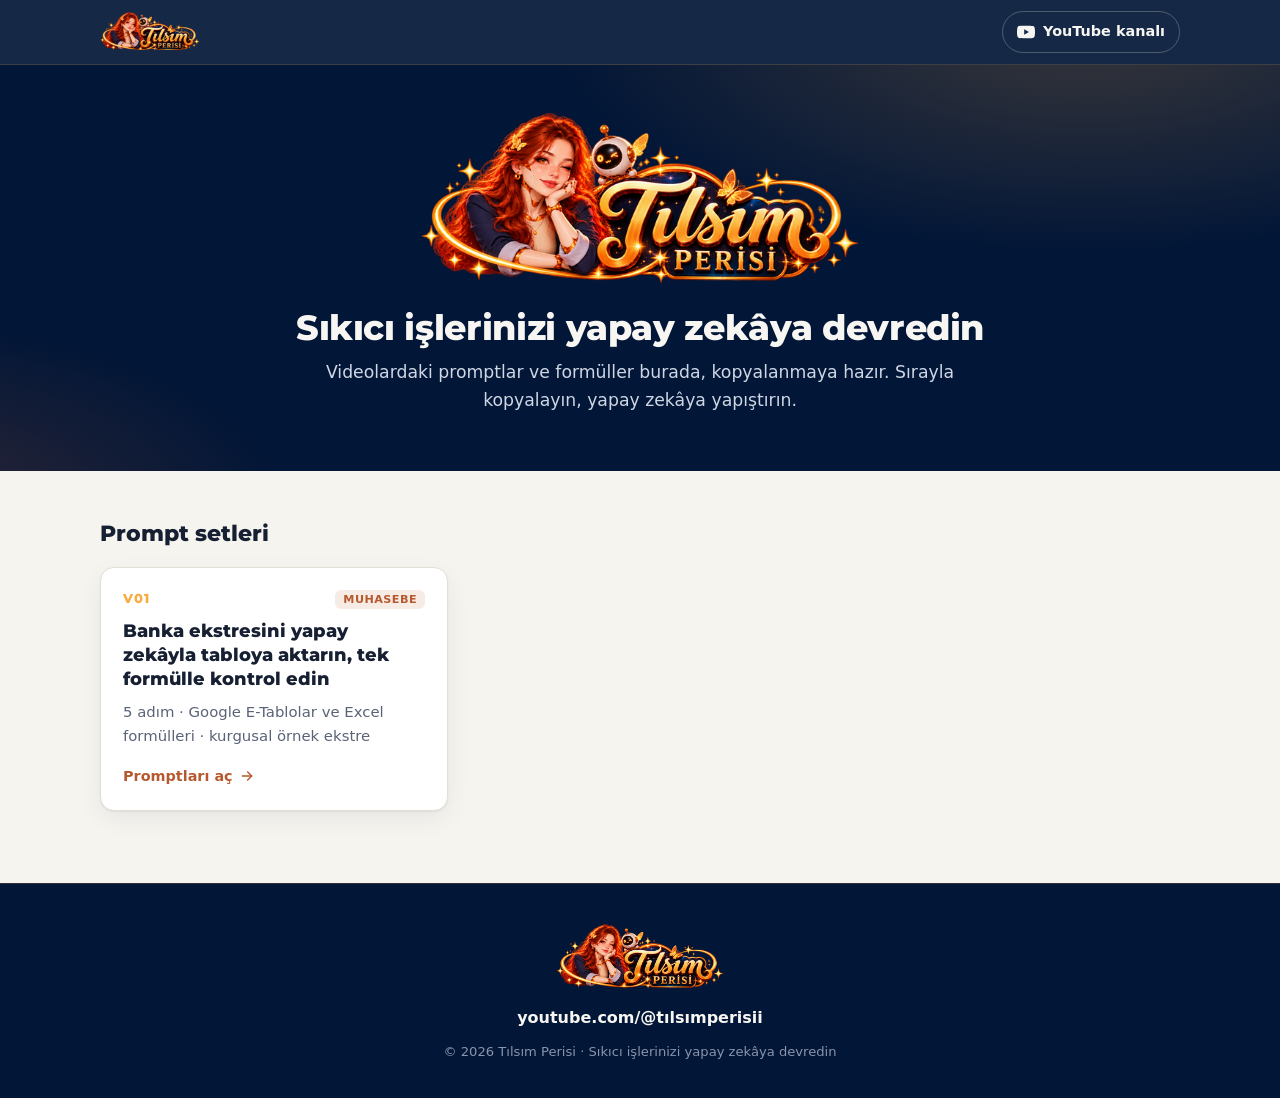
<file: index.html>
<!doctype html>
<html lang="tr">
<head>
<meta charset="utf-8">
<meta name="viewport" content="width=device-width, initial-scale=1">
<title>Tılsım Perisi · Promptlar</title>
<meta name="description" content="Tılsım Perisi videolarındaki hazır promptlar ve formüller: kopyalayın, yapay zekâya yapıştırın, işinizi kısaltın.">
<meta name="theme-color" content="#021637">
<meta property="og:type" content="website">
<meta property="og:locale" content="tr_TR">
<meta property="og:site_name" content="Tılsım Perisi">
<meta property="og:title" content="Tılsım Perisi · Promptlar">
<meta property="og:description" content="Videolardaki hazır promptlar ve formüller, kopyalanmaya hazır.">
<meta property="og:url" content="https://tilsimperisi.github.io/">
<meta property="og:image" content="https://tilsimperisi.github.io/assets/paylasim.jpg">
<meta name="twitter:card" content="summary_large_image">
<link rel="icon" type="image/png" sizes="32x32" href="assets/favicon-32.png">
<link rel="apple-touch-icon" href="assets/apple-touch-icon.png">
<link rel="preconnect" href="https://fonts.googleapis.com">
<link rel="preconnect" href="https://fonts.gstatic.com" crossorigin>
<link href="https://fonts.googleapis.com/css2?family=Montserrat:wght@700;800&display=swap" rel="stylesheet">
<link rel="stylesheet" href="assets/stil.css?v=3">
</head>
<body>

<svg width="0" height="0" style="position:absolute" aria-hidden="true">
  <symbol id="i-youtube" viewBox="0 0 24 24" fill="currentColor"><path d="M23.5 6.2a3 3 0 0 0-2.1-2.1C19.5 3.6 12 3.6 12 3.6s-7.5 0-9.4.5A3 3 0 0 0 .5 6.2 31 31 0 0 0 0 12a31 31 0 0 0 .5 5.8 3 3 0 0 0 2.1 2.1c1.9.5 9.4.5 9.4.5s7.5 0 9.4-.5a3 3 0 0 0 2.1-2.1A31 31 0 0 0 24 12a31 31 0 0 0-.5-5.8ZM9.6 15.6V8.4l6.3 3.6-6.3 3.6Z"/></symbol>
  <symbol id="i-ok" viewBox="0 0 24 24" fill="none" stroke="currentColor" stroke-width="2.2" stroke-linecap="round" stroke-linejoin="round"><path d="M5 12h14"/><path d="m13 6 6 6-6 6"/></symbol>
</svg>

<header class="ust">
  <div class="kap">
    <a class="ust-logo" href="./" aria-label="Tılsım Perisi ana sayfa"><img src="assets/logo.png" alt="Tılsım Perisi" width="100" height="40"></a>
    <a class="ust-baglanti" href="https://www.youtube.com/@t%C4%B1ls%C4%B1mperisii" target="_blank" rel="noopener">
      <svg aria-hidden="true"><use href="#i-youtube"/></svg><span>YouTube kanalı</span>
    </a>
  </div>
</header>

<section class="giris giris-ana">
  <div class="kap">
    <img src="assets/logo.png" alt="" width="440" height="176">
    <h1>Sıkıcı işlerinizi yapay zekâya devredin</h1>
    <p class="ozet">Videolardaki promptlar ve formüller burada, kopyalanmaya hazır. Sırayla kopyalayın, yapay zekâya yapıştırın.</p>
  </div>
</section>

<main class="kap bolum">
  <h2>Prompt setleri</h2>
  <div class="izgara">
    <a class="set" href="v01/">
      <div class="set-ust"><span class="set-kod">V01</span><span class="etiket">Muhasebe</span></div>
      <h3>Banka ekstresini yapay zekâyla tabloya aktarın, tek formülle kontrol edin</h3>
      <p>5 adım · Google E-Tablolar ve Excel formülleri · kurgusal örnek ekstre</p>
      <span class="set-alt">Promptları aç <svg aria-hidden="true"><use href="#i-ok"/></svg></span>
    </a>
  </div>
</main>

<footer class="alt">
  <div class="kap">
    <a class="alt-logo" href="https://www.youtube.com/@t%C4%B1ls%C4%B1mperisii" target="_blank" rel="noopener"><img src="assets/logo.png" alt="Tılsım Perisi YouTube kanalı" width="240" height="96" loading="lazy"></a>
    <a class="alt-kanal" href="https://www.youtube.com/@t%C4%B1ls%C4%B1mperisii" target="_blank" rel="noopener">youtube.com/@tılsımperisii</a>
    <small>© 2026 Tılsım Perisi · Sıkıcı işlerinizi yapay zekâya devredin</small>
  </div>
</footer>

</body>
</html>
</file>
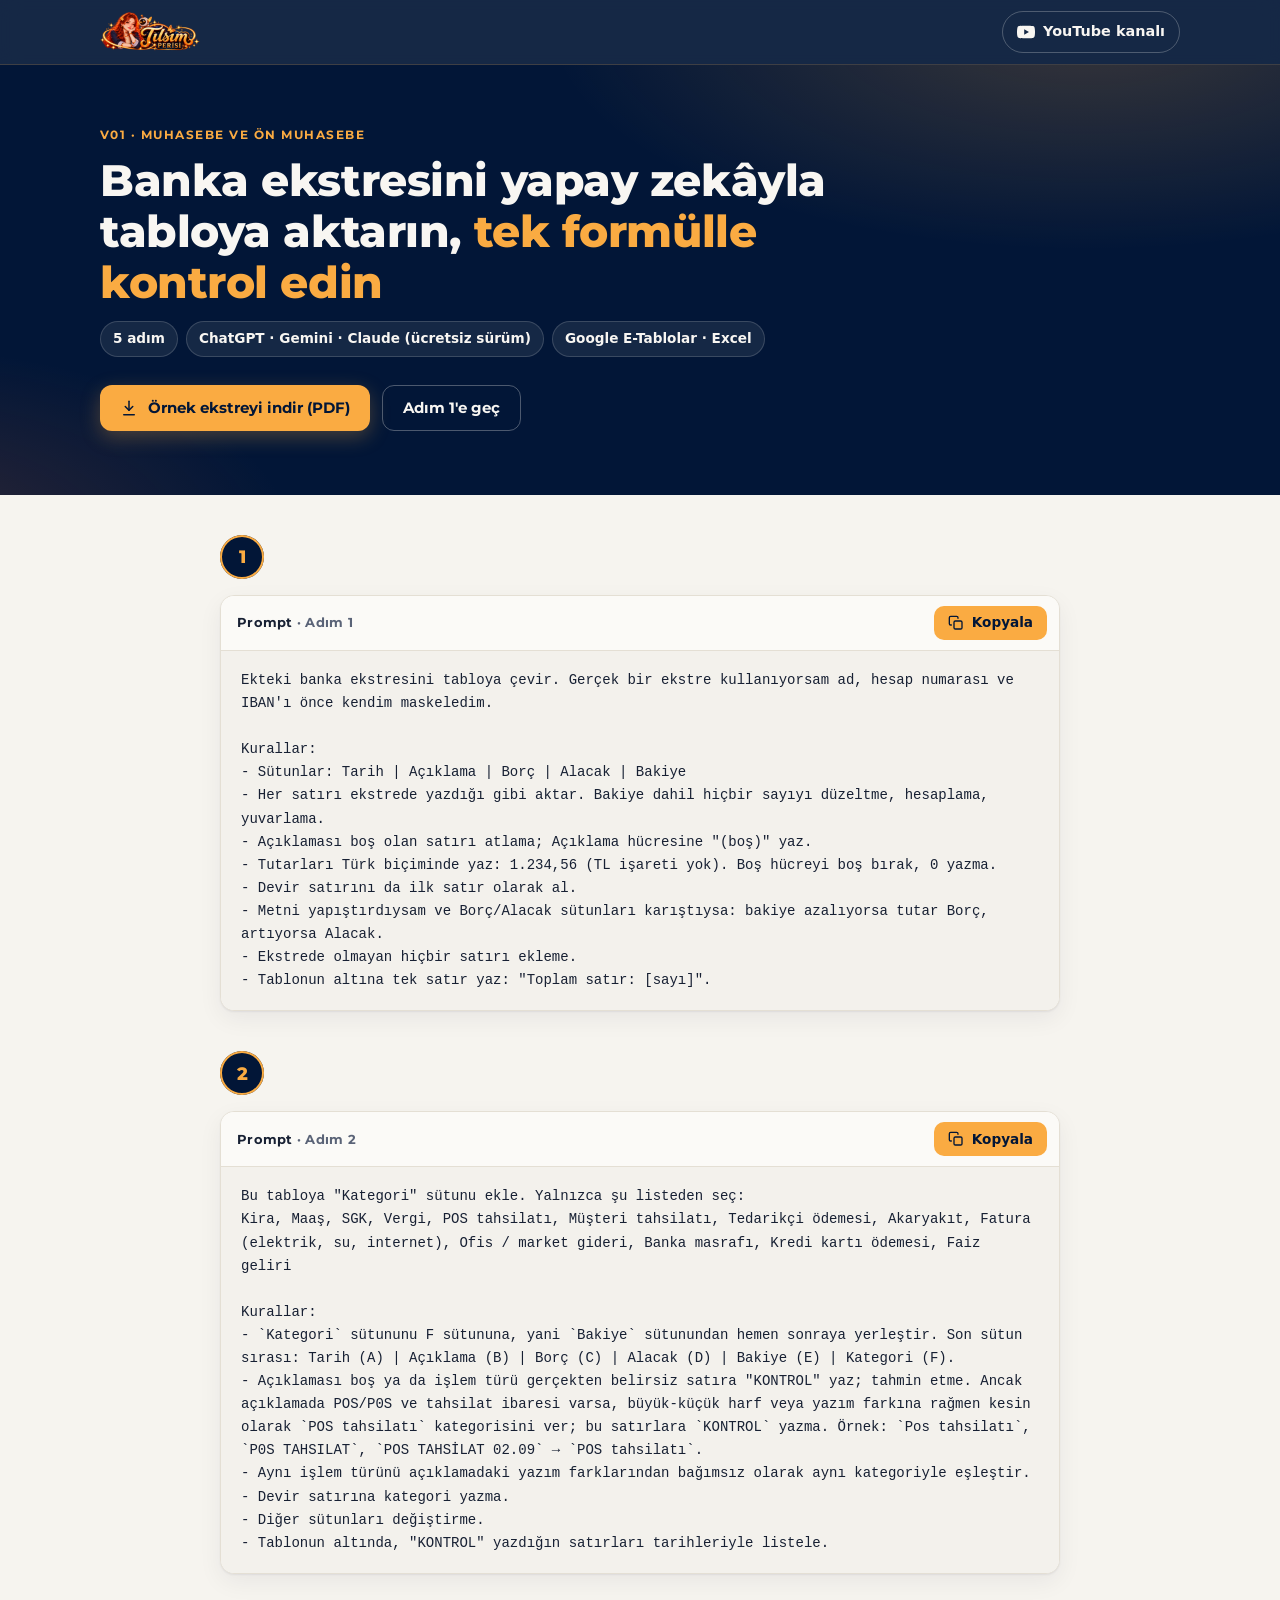
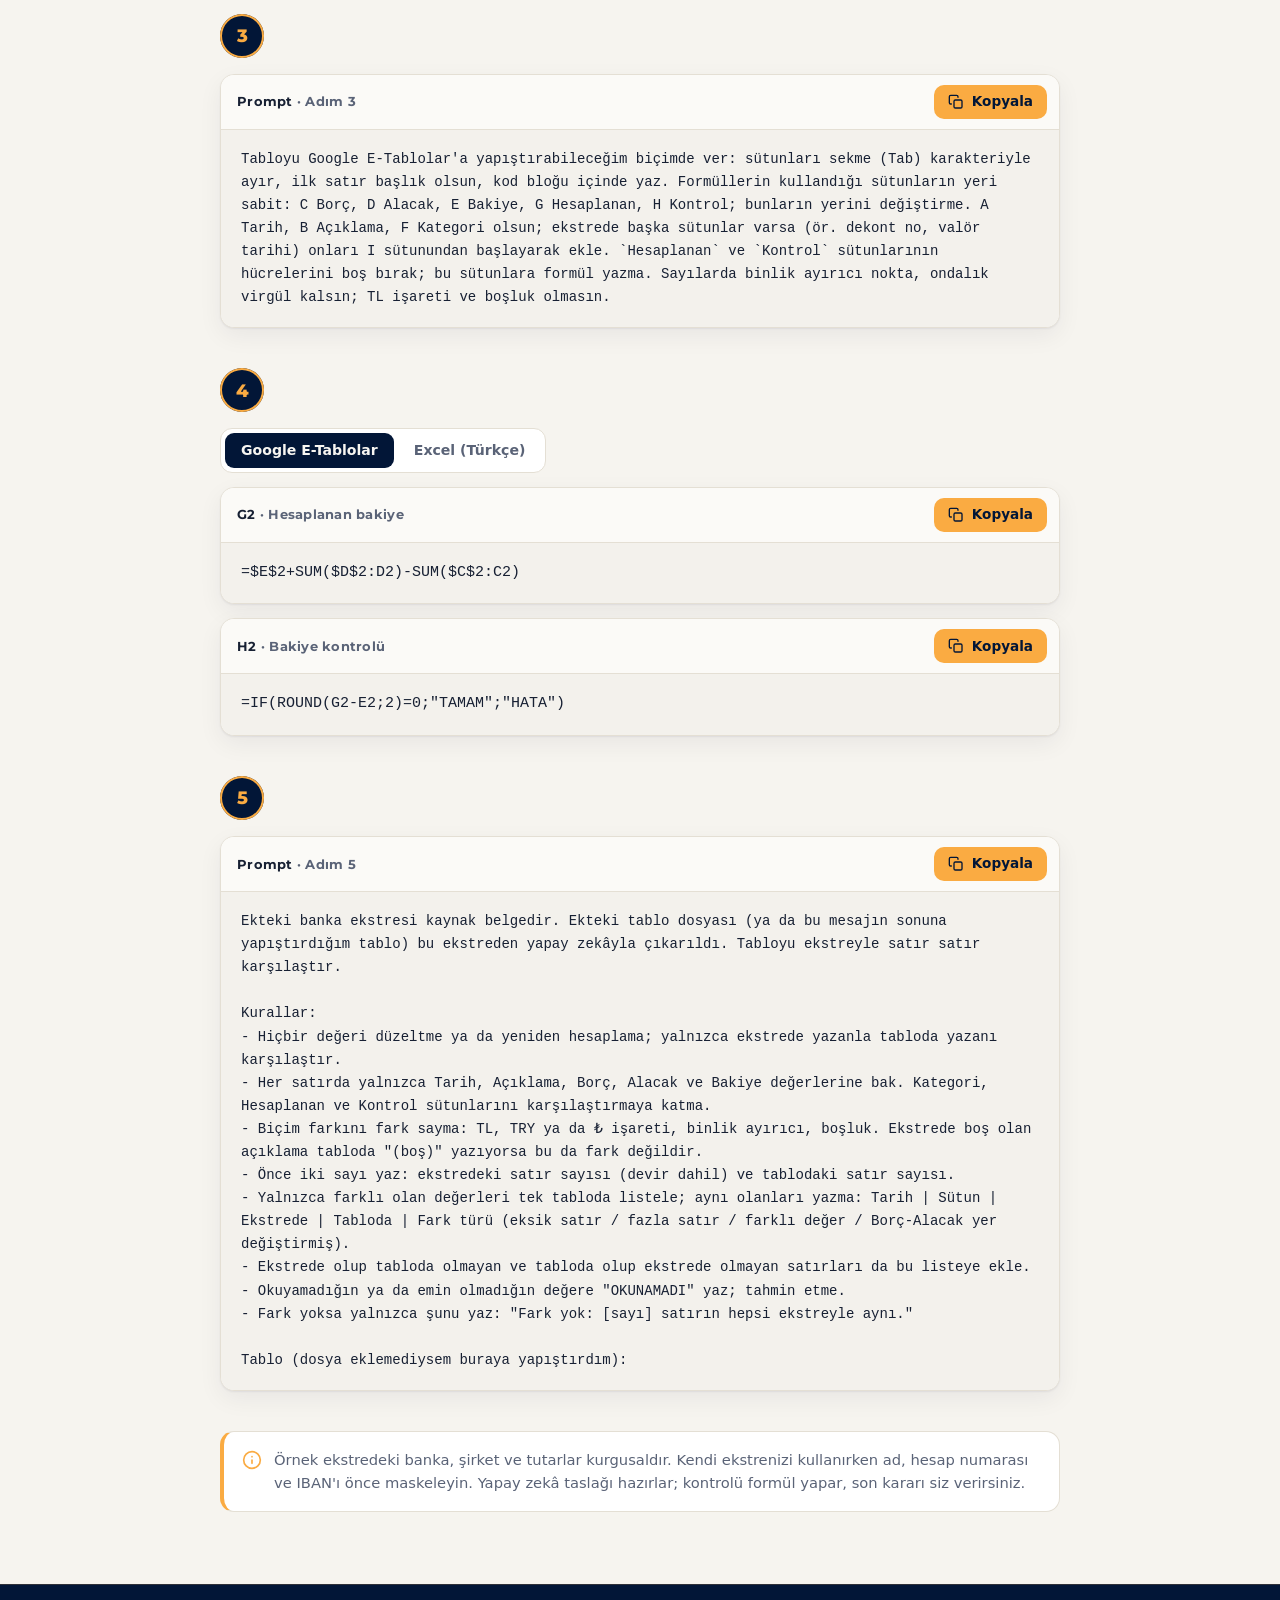
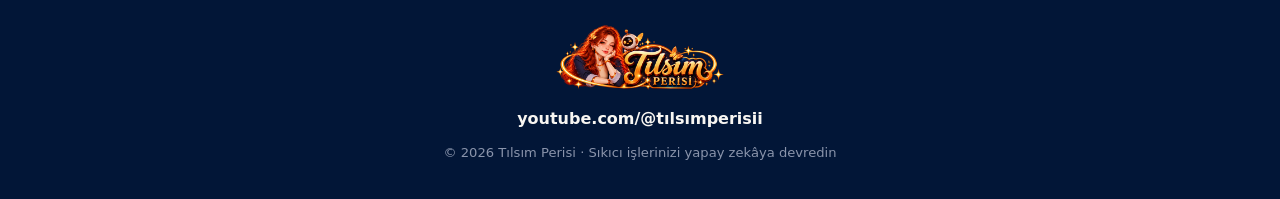
<file: v01/index.html>
<!doctype html>
<html lang="tr">
<head>
<meta charset="utf-8">
<meta name="viewport" content="width=device-width, initial-scale=1">
<title>Banka ekstresini tabloya aktarma · Tılsım Perisi</title>
<meta name="description" content="Banka ekstresini yapay zekâyla Google E-Tablolar'a ya da Excel'e aktarmak ve tek formülle kontrol etmek için 5 adımlık hazır prompt seti.">
<meta name="theme-color" content="#021637">
<meta property="og:type" content="article">
<meta property="og:locale" content="tr_TR">
<meta property="og:site_name" content="Tılsım Perisi">
<meta property="og:title" content="Banka ekstresini yapay zekâyla tabloya aktarın">
<meta property="og:description" content="5 adımlık hazır prompt seti, kontrol formülleri ve kurgusal örnek ekstre.">
<meta property="og:url" content="https://tilsimperisi.github.io/v01/">
<meta property="og:image" content="https://tilsimperisi.github.io/assets/paylasim.jpg">
<meta name="twitter:card" content="summary_large_image">
<link rel="icon" type="image/png" sizes="32x32" href="../assets/favicon-32.png">
<link rel="apple-touch-icon" href="../assets/apple-touch-icon.png">
<link rel="preconnect" href="https://fonts.googleapis.com">
<link rel="preconnect" href="https://fonts.gstatic.com" crossorigin>
<link href="https://fonts.googleapis.com/css2?family=Montserrat:wght@700;800&display=swap" rel="stylesheet">
<link rel="stylesheet" href="../assets/stil.css?v=3">
</head>
<body>

<svg width="0" height="0" style="position:absolute" aria-hidden="true">
  <symbol id="i-kopya" viewBox="0 0 24 24" fill="none" stroke="currentColor" stroke-width="2" stroke-linecap="round" stroke-linejoin="round"><rect x="9" y="9" width="12" height="12" rx="2"/><path d="M5 15H4a2 2 0 0 1-2-2V4a2 2 0 0 1 2-2h9a2 2 0 0 1 2 2v1"/></symbol>
  <symbol id="i-tamam" viewBox="0 0 24 24" fill="none" stroke="currentColor" stroke-width="2.5" stroke-linecap="round" stroke-linejoin="round"><path d="M20 6 9 17l-5-5"/></symbol>
  <symbol id="i-indir" viewBox="0 0 24 24" fill="none" stroke="currentColor" stroke-width="2" stroke-linecap="round" stroke-linejoin="round"><path d="M12 3v12"/><path d="m7 10 5 5 5-5"/><path d="M5 21h14"/></symbol>
  <symbol id="i-youtube" viewBox="0 0 24 24" fill="currentColor"><path d="M23.5 6.2a3 3 0 0 0-2.1-2.1C19.5 3.6 12 3.6 12 3.6s-7.5 0-9.4.5A3 3 0 0 0 .5 6.2 31 31 0 0 0 0 12a31 31 0 0 0 .5 5.8 3 3 0 0 0 2.1 2.1c1.9.5 9.4.5 9.4.5s7.5 0 9.4-.5a3 3 0 0 0 2.1-2.1A31 31 0 0 0 24 12a31 31 0 0 0-.5-5.8ZM9.6 15.6V8.4l6.3 3.6-6.3 3.6Z"/></symbol>
  <symbol id="i-bilgi" viewBox="0 0 24 24" fill="none" stroke="currentColor" stroke-width="2" stroke-linecap="round" stroke-linejoin="round"><circle cx="12" cy="12" r="10"/><path d="M12 16v-4"/><path d="M12 8h.01"/></symbol>
</svg>

<header class="ust">
  <div class="kap">
    <a class="ust-logo" href="../" aria-label="Tılsım Perisi ana sayfa"><img src="../assets/logo.png" alt="Tılsım Perisi" width="100" height="40"></a>
    <a class="ust-baglanti" href="https://www.youtube.com/@t%C4%B1ls%C4%B1mperisii" target="_blank" rel="noopener">
      <svg aria-hidden="true"><use href="#i-youtube"/></svg><span>YouTube kanalı</span>
    </a>
  </div>
</header>

<section class="giris">
  <div class="kap">
    <p class="ust-etiket">V01 · Muhasebe ve ön muhasebe</p>
    <h1>Banka ekstresini yapay zekâyla tabloya aktarın, <em>tek formülle kontrol edin</em></h1>
    <ul class="cipler" aria-label="Özet">
      <li>5 adım</li>
      <li>ChatGPT · Gemini · Claude (ücretsiz sürüm)</li>
      <li>Google E-Tablolar · Excel</li>
    </ul>
    <div class="dugmeler">
      <a class="dugme dugme-ana" href="ornek-ekstre.pdf" download>
        <svg aria-hidden="true"><use href="#i-indir"/></svg>Örnek ekstreyi indir (PDF)
      </a>
      <a class="dugme dugme-ikinci" href="#adim-1">Adım 1'e geç</a>
    </div>
  </div>
</section>

<div class="kap duzen">
  <main>
    <section class="adim" id="adim-1" aria-label="Adım 1">
      <div class="adim-bas">
        <span class="adim-no"><span class="gizli">Adım </span>1</span>
      </div>
      <div class="kart">
        <div class="kart-bas">
          <span class="kart-ad"><strong>Prompt</strong> · Adım 1</span>
          <button class="kopyala" type="button" data-hedef="p1"><svg class="ikon-kopya" aria-hidden="true"><use href="#i-kopya"/></svg><svg class="ikon-tamam" aria-hidden="true"><use href="#i-tamam"/></svg><span class="yazi" aria-live="polite">Kopyala</span></button>
        </div>
<pre id="p1">Ekteki banka ekstresini tabloya çevir. Gerçek bir ekstre kullanıyorsam ad, hesap numarası ve IBAN'ı önce kendim maskeledim.

Kurallar:
- Sütunlar: Tarih | Açıklama | Borç | Alacak | Bakiye
- Her satırı ekstrede yazdığı gibi aktar. Bakiye dahil hiçbir sayıyı düzeltme, hesaplama, yuvarlama.
- Açıklaması boş olan satırı atlama; Açıklama hücresine "(boş)" yaz.
- Tutarları Türk biçiminde yaz: 1.234,56 (TL işareti yok). Boş hücreyi boş bırak, 0 yazma.
- Devir satırını da ilk satır olarak al.
- Metni yapıştırdıysam ve Borç/Alacak sütunları karıştıysa: bakiye azalıyorsa tutar Borç, artıyorsa Alacak.
- Ekstrede olmayan hiçbir satırı ekleme.
- Tablonun altına tek satır yaz: "Toplam satır: [sayı]".</pre>
      </div>
    </section>

    <section class="adim" id="adim-2" aria-label="Adım 2">
      <div class="adim-bas">
        <span class="adim-no"><span class="gizli">Adım </span>2</span>
      </div>
      <div class="kart">
        <div class="kart-bas">
          <span class="kart-ad"><strong>Prompt</strong> · Adım 2</span>
          <button class="kopyala" type="button" data-hedef="p2"><svg class="ikon-kopya" aria-hidden="true"><use href="#i-kopya"/></svg><svg class="ikon-tamam" aria-hidden="true"><use href="#i-tamam"/></svg><span class="yazi" aria-live="polite">Kopyala</span></button>
        </div>
<pre id="p2">Bu tabloya "Kategori" sütunu ekle. Yalnızca şu listeden seç:
Kira, Maaş, SGK, Vergi, POS tahsilatı, Müşteri tahsilatı, Tedarikçi ödemesi, Akaryakıt, Fatura (elektrik, su, internet), Ofis / market gideri, Banka masrafı, Kredi kartı ödemesi, Faiz geliri

Kurallar:
- `Kategori` sütununu F sütununa, yani `Bakiye` sütunundan hemen sonraya yerleştir. Son sütun sırası: Tarih (A) | Açıklama (B) | Borç (C) | Alacak (D) | Bakiye (E) | Kategori (F).
- Açıklaması boş ya da işlem türü gerçekten belirsiz satıra "KONTROL" yaz; tahmin etme. Ancak açıklamada POS/P0S ve tahsilat ibaresi varsa, büyük-küçük harf veya yazım farkına rağmen kesin olarak `POS tahsilatı` kategorisini ver; bu satırlara `KONTROL` yazma. Örnek: `Pos tahsilatı`, `P0S TAHSILAT`, `POS TAHSİLAT 02.09` → `POS tahsilatı`.
- Aynı işlem türünü açıklamadaki yazım farklarından bağımsız olarak aynı kategoriyle eşleştir.
- Devir satırına kategori yazma.
- Diğer sütunları değiştirme.
- Tablonun altında, "KONTROL" yazdığın satırları tarihleriyle listele.</pre>
      </div>
    </section>

    <section class="adim" id="adim-3" aria-label="Adım 3">
      <div class="adim-bas">
        <span class="adim-no"><span class="gizli">Adım </span>3</span>
      </div>
      <div class="kart">
        <div class="kart-bas">
          <span class="kart-ad"><strong>Prompt</strong> · Adım 3</span>
          <button class="kopyala" type="button" data-hedef="p3"><svg class="ikon-kopya" aria-hidden="true"><use href="#i-kopya"/></svg><svg class="ikon-tamam" aria-hidden="true"><use href="#i-tamam"/></svg><span class="yazi" aria-live="polite">Kopyala</span></button>
        </div>
<pre id="p3">Tabloyu Google E-Tablolar'a yapıştırabileceğim biçimde ver: sütunları sekme (Tab) karakteriyle ayır, ilk satır başlık olsun, kod bloğu içinde yaz. Formüllerin kullandığı sütunların yeri sabit: C Borç, D Alacak, E Bakiye, G Hesaplanan, H Kontrol; bunların yerini değiştirme. A Tarih, B Açıklama, F Kategori olsun; ekstrede başka sütunlar varsa (ör. dekont no, valör tarihi) onları I sütunundan başlayarak ekle. `Hesaplanan` ve `Kontrol` sütunlarının hücrelerini boş bırak; bu sütunlara formül yazma. Sayılarda binlik ayırıcı nokta, ondalık virgül kalsın; TL işareti ve boşluk olmasın.</pre>
      </div>
    </section>

    <section class="adim" id="adim-4" aria-label="Adım 4">
      <div class="adim-bas">
        <span class="adim-no"><span class="gizli">Adım </span>4</span>
      </div>

      <div class="sekmeler" role="tablist" aria-label="Program">
        <button type="button" role="tab" id="s-et" data-ad="et" aria-controls="panel-et" aria-selected="true">Google E-Tablolar</button>
        <button type="button" role="tab" id="s-ex" data-ad="ex" aria-controls="panel-ex" aria-selected="false">Excel (Türkçe)</button>
      </div>

      <div class="sekme-panel" id="panel-et" role="tabpanel" aria-labelledby="s-et">
        <p class="panel-baslik">Google E-Tablolar</p>
        <div class="kart">
          <div class="kart-bas">
            <span class="kart-ad"><strong>G2</strong> · Hesaplanan bakiye</span>
            <button class="kopyala" type="button" data-hedef="f1"><svg class="ikon-kopya" aria-hidden="true"><use href="#i-kopya"/></svg><svg class="ikon-tamam" aria-hidden="true"><use href="#i-tamam"/></svg><span class="yazi" aria-live="polite">Kopyala</span></button>
          </div>
<pre class="tek" id="f1">=$E$2+SUM($D$2:D2)-SUM($C$2:C2)</pre>
        </div>
        <div class="kart">
          <div class="kart-bas">
            <span class="kart-ad"><strong>H2</strong> · Bakiye kontrolü</span>
            <button class="kopyala" type="button" data-hedef="f2"><svg class="ikon-kopya" aria-hidden="true"><use href="#i-kopya"/></svg><svg class="ikon-tamam" aria-hidden="true"><use href="#i-tamam"/></svg><span class="yazi" aria-live="polite">Kopyala</span></button>
          </div>
<pre class="tek" id="f2">=IF(ROUND(G2-E2;2)=0;"TAMAM";"HATA")</pre>
        </div>
      </div>

      <div class="sekme-panel" id="panel-ex" role="tabpanel" aria-labelledby="s-ex" hidden>
        <p class="panel-baslik">Excel (Türkçe)</p>
        <div class="kart">
          <div class="kart-bas">
            <span class="kart-ad"><strong>G2</strong> · Hesaplanan bakiye</span>
            <button class="kopyala" type="button" data-hedef="f3"><svg class="ikon-kopya" aria-hidden="true"><use href="#i-kopya"/></svg><svg class="ikon-tamam" aria-hidden="true"><use href="#i-tamam"/></svg><span class="yazi" aria-live="polite">Kopyala</span></button>
          </div>
<pre class="tek" id="f3">=$E$2+TOPLA($D$2:D2)-TOPLA($C$2:C2)</pre>
        </div>
        <div class="kart">
          <div class="kart-bas">
            <span class="kart-ad"><strong>H2</strong> · Bakiye kontrolü</span>
            <button class="kopyala" type="button" data-hedef="f4"><svg class="ikon-kopya" aria-hidden="true"><use href="#i-kopya"/></svg><svg class="ikon-tamam" aria-hidden="true"><use href="#i-tamam"/></svg><span class="yazi" aria-live="polite">Kopyala</span></button>
          </div>
<pre class="tek" id="f4">=EĞER(YUVARLA(G2-E2;2)=0;"TAMAM";"HATA")</pre>
        </div>
      </div>
    </section>

    <section class="adim" id="adim-5" aria-label="Adım 5">
      <div class="adim-bas">
        <span class="adim-no"><span class="gizli">Adım </span>5</span>
      </div>
      <div class="kart">
        <div class="kart-bas">
          <span class="kart-ad"><strong>Prompt</strong> · Adım 5</span>
          <button class="kopyala" type="button" data-hedef="p5"><svg class="ikon-kopya" aria-hidden="true"><use href="#i-kopya"/></svg><svg class="ikon-tamam" aria-hidden="true"><use href="#i-tamam"/></svg><span class="yazi" aria-live="polite">Kopyala</span></button>
        </div>
<pre id="p5" data-son-satir>Ekteki banka ekstresi kaynak belgedir. Ekteki tablo dosyası (ya da bu mesajın sonuna yapıştırdığım tablo) bu ekstreden yapay zekâyla çıkarıldı. Tabloyu ekstreyle satır satır karşılaştır.

Kurallar:
- Hiçbir değeri düzeltme ya da yeniden hesaplama; yalnızca ekstrede yazanla tabloda yazanı karşılaştır.
- Her satırda yalnızca Tarih, Açıklama, Borç, Alacak ve Bakiye değerlerine bak. Kategori, Hesaplanan ve Kontrol sütunlarını karşılaştırmaya katma.
- Biçim farkını fark sayma: TL, TRY ya da ₺ işareti, binlik ayırıcı, boşluk. Ekstrede boş olan açıklama tabloda "(boş)" yazıyorsa bu da fark değildir.
- Önce iki sayı yaz: ekstredeki satır sayısı (devir dahil) ve tablodaki satır sayısı.
- Yalnızca farklı olan değerleri tek tabloda listele; aynı olanları yazma: Tarih | Sütun | Ekstrede | Tabloda | Fark türü (eksik satır / fazla satır / farklı değer / Borç-Alacak yer değiştirmiş).
- Ekstrede olup tabloda olmayan ve tabloda olup ekstrede olmayan satırları da bu listeye ekle.
- Okuyamadığın ya da emin olmadığın değere "OKUNAMADI" yaz; tahmin etme.
- Fark yoksa yalnızca şunu yaz: "Fark yok: [sayı] satırın hepsi ekstreyle aynı."

Tablo (dosya eklemediysem buraya yapıştırdım):</pre>
      </div>
    </section>
    <aside class="not">
      <svg aria-hidden="true"><use href="#i-bilgi"/></svg>
      <p>Örnek ekstredeki banka, şirket ve tutarlar kurgusaldır. Kendi ekstrenizi kullanırken ad, hesap numarası ve IBAN'ı önce maskeleyin. Yapay zekâ taslağı hazırlar; kontrolü formül yapar, son kararı siz verirsiniz.</p>
    </aside>
  </main>
</div>

<footer class="alt">
  <div class="kap">
    <a class="alt-logo" href="https://www.youtube.com/@t%C4%B1ls%C4%B1mperisii" target="_blank" rel="noopener"><img src="../assets/logo.png" alt="Tılsım Perisi YouTube kanalı" width="240" height="96" loading="lazy"></a>
    <a class="alt-kanal" href="https://www.youtube.com/@t%C4%B1ls%C4%B1mperisii" target="_blank" rel="noopener">youtube.com/@tılsımperisii</a>
    <small>© 2026 Tılsım Perisi · Sıkıcı işlerinizi yapay zekâya devredin</small>
  </div>
</footer>

<script src="../assets/sayfa.js?v=3"></script>
</body>
</html>
</file>
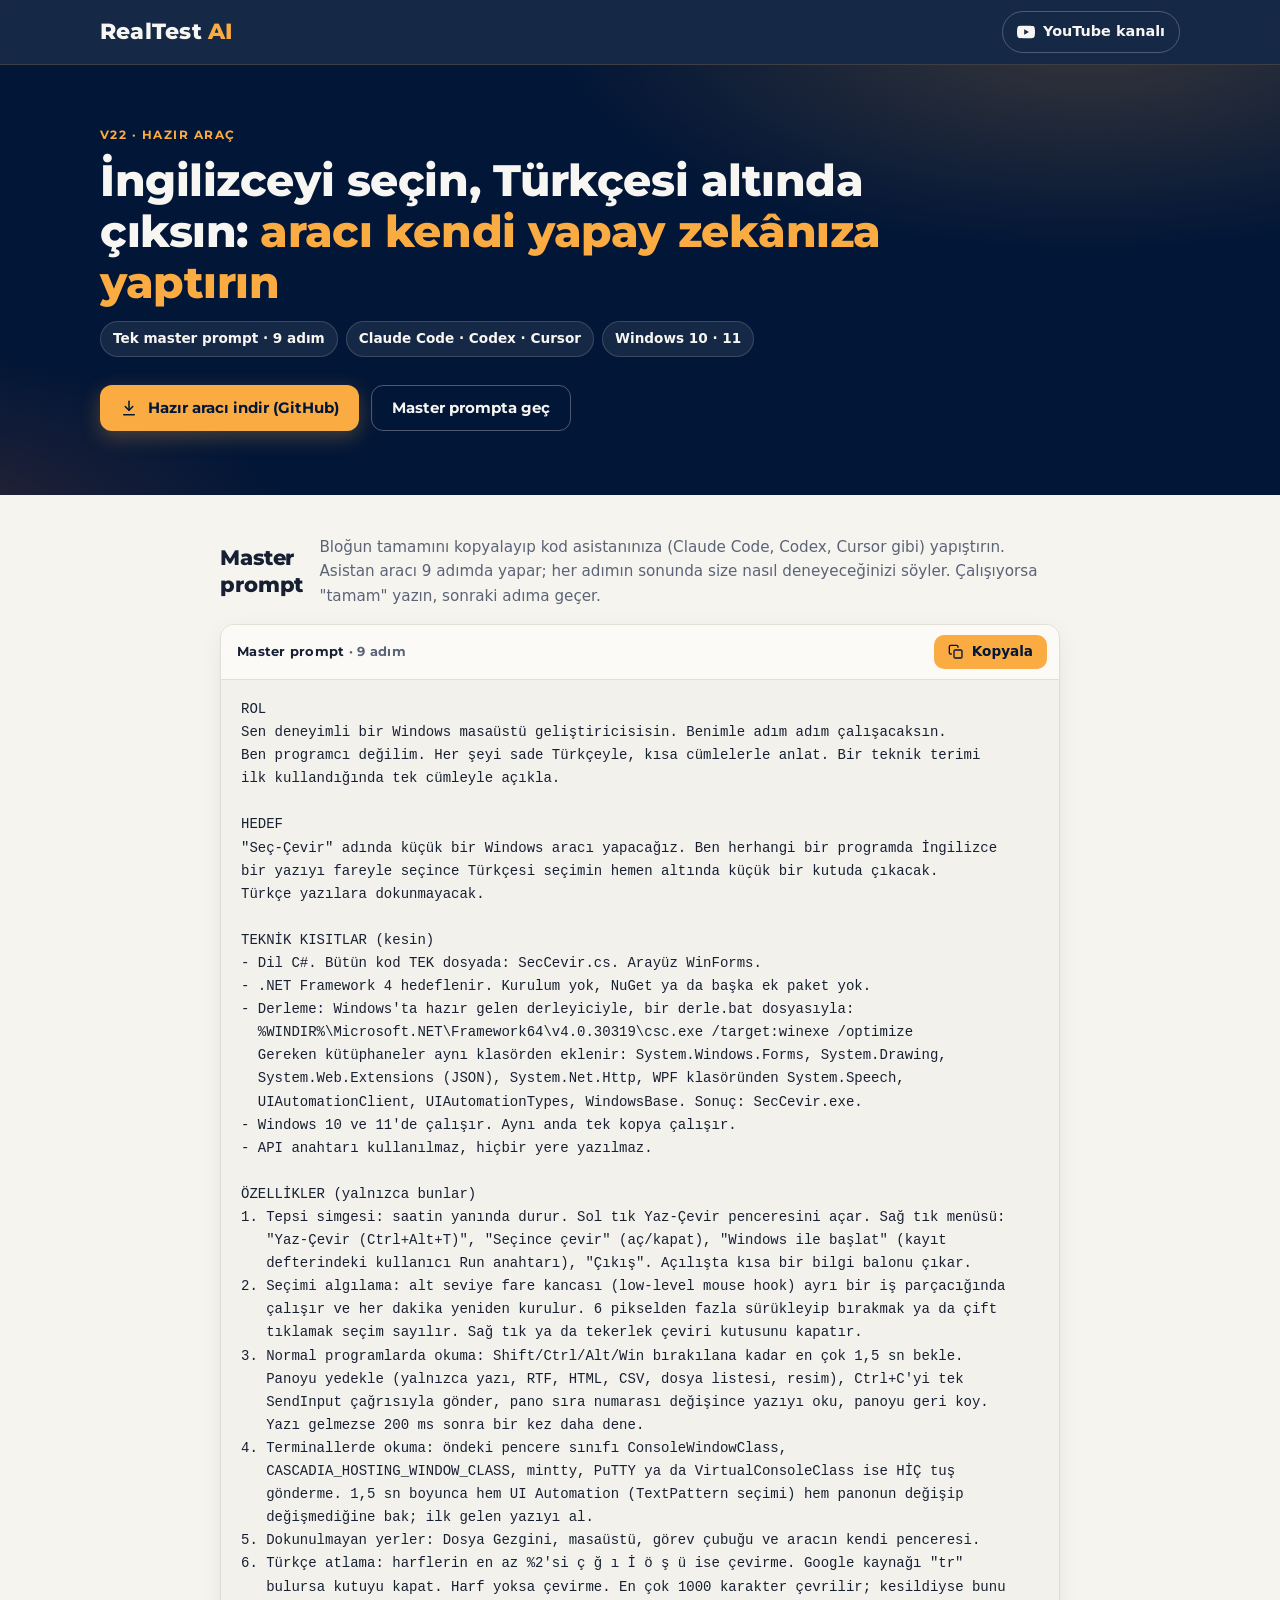
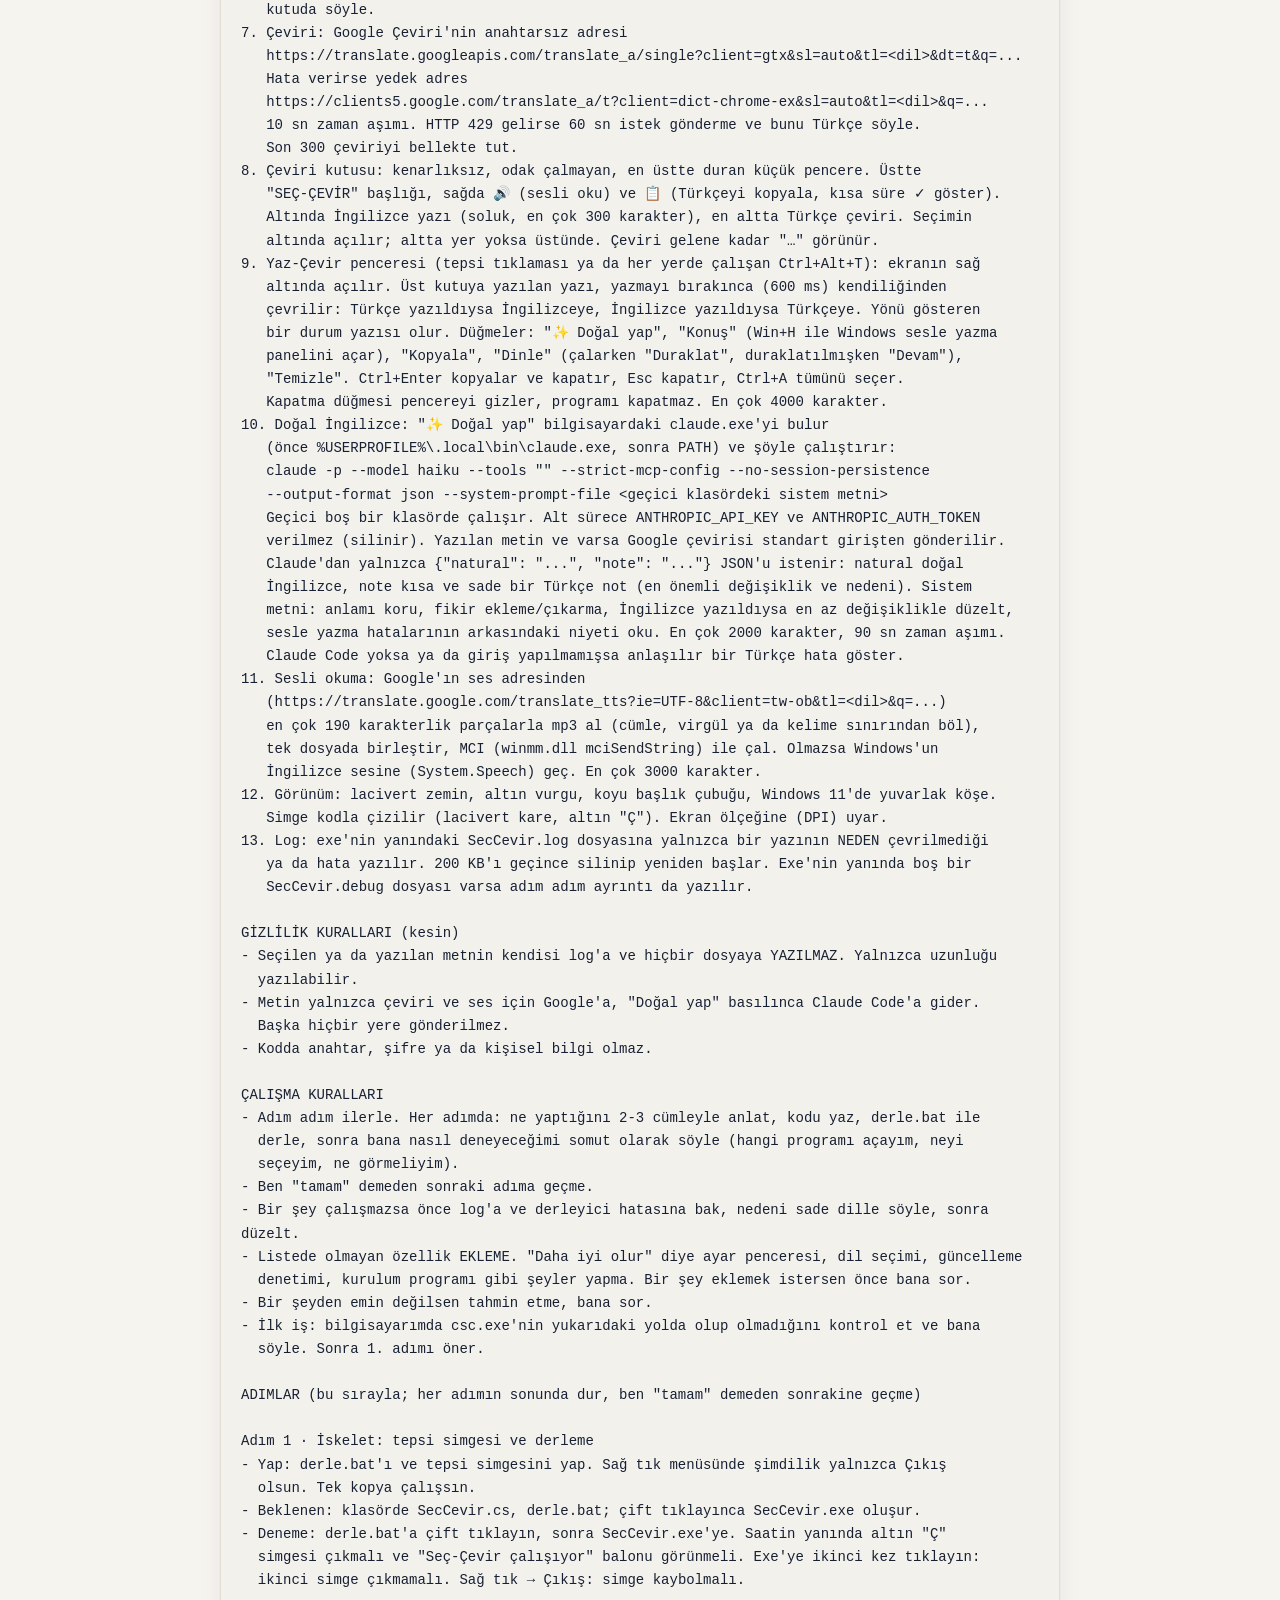
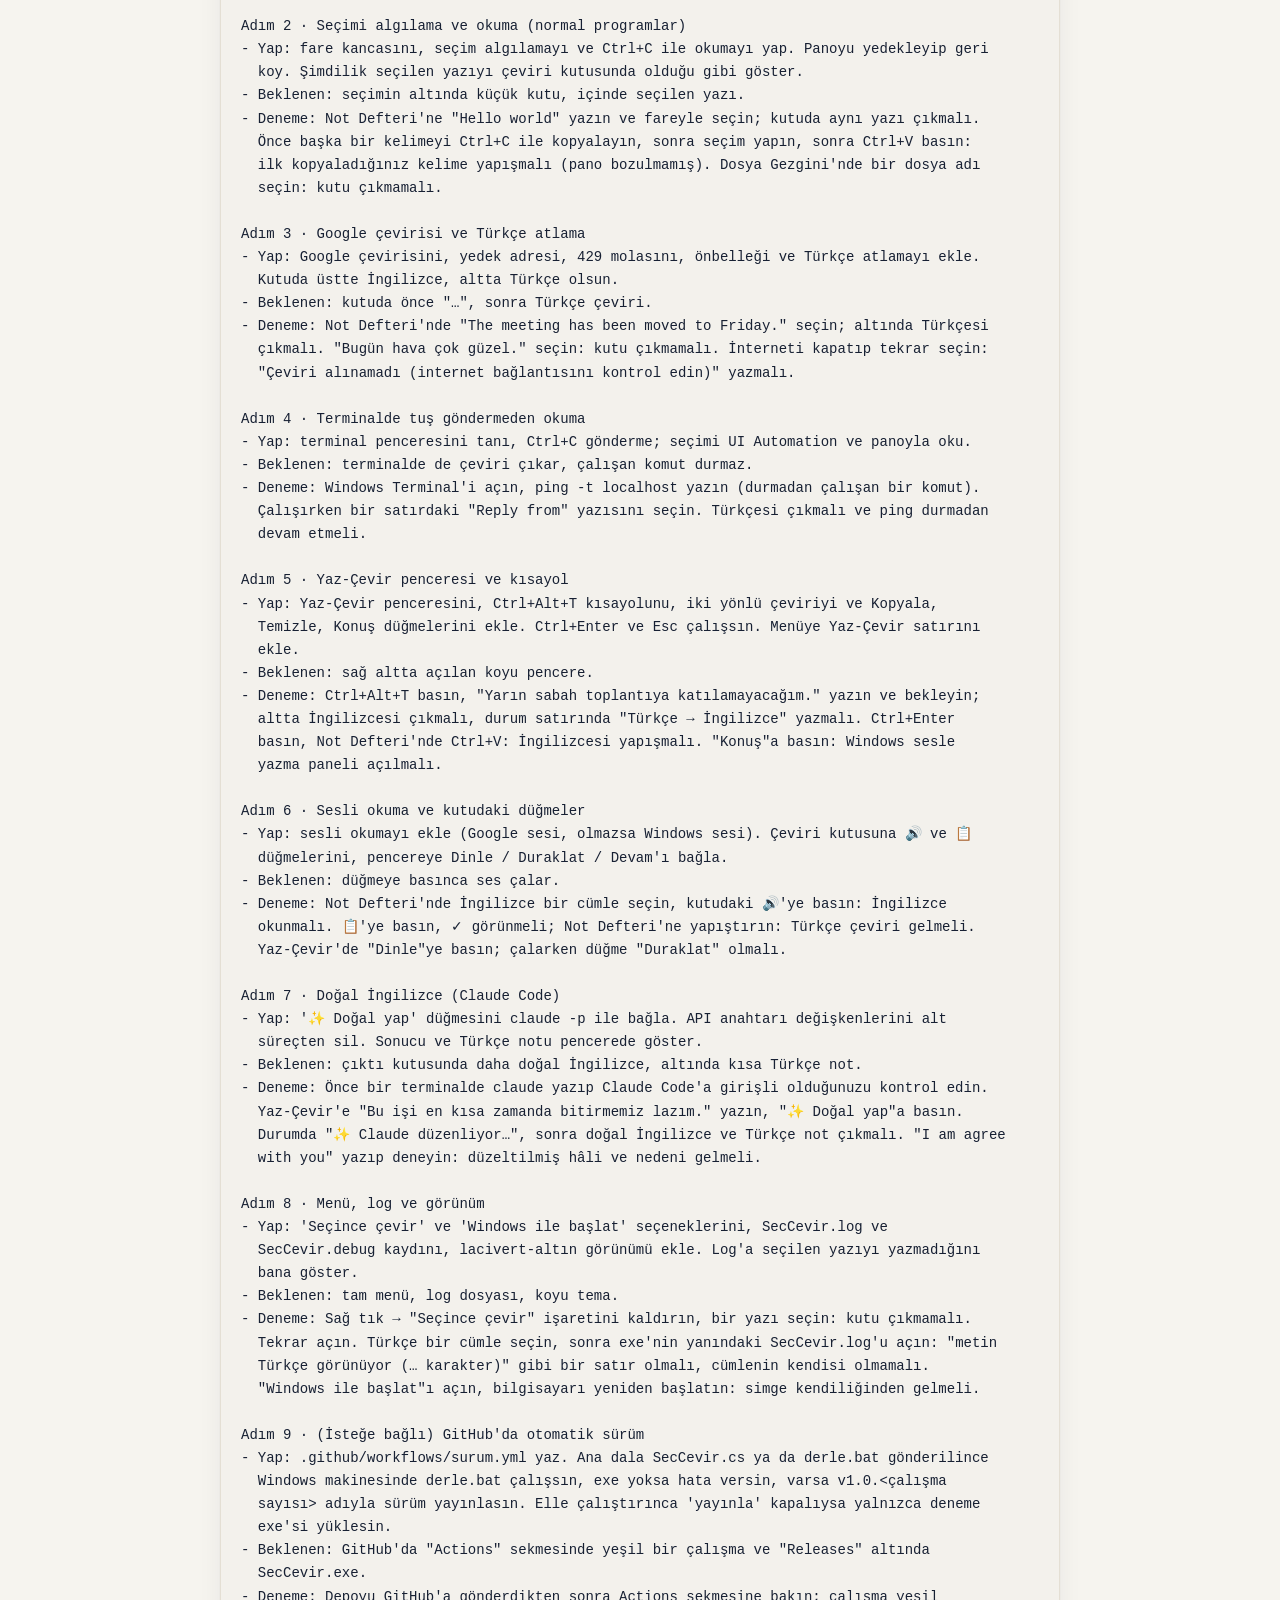
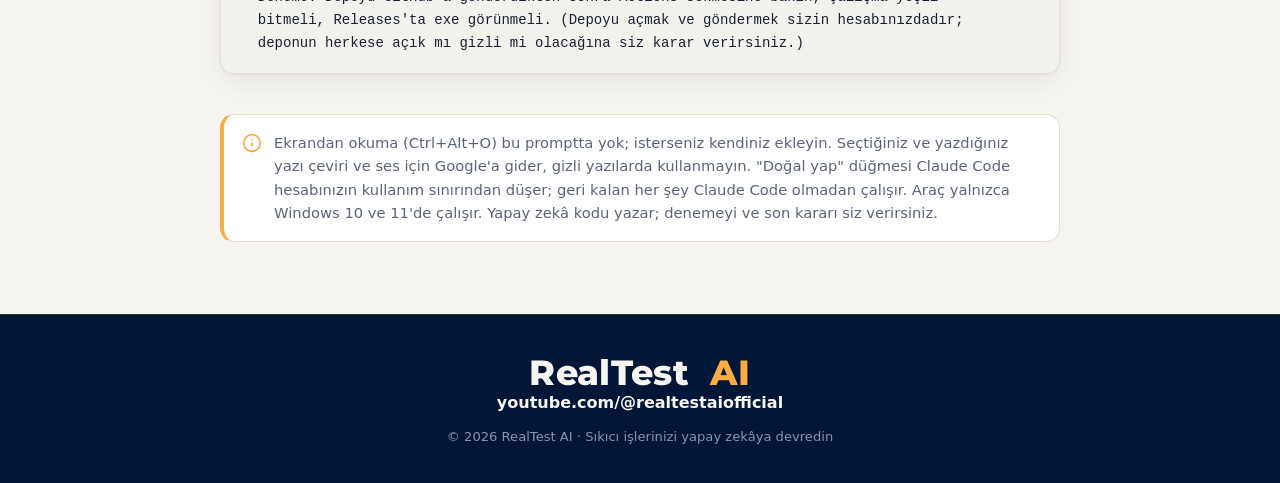
<file: v22/index.html>
<!doctype html>
<html lang="tr">
<head>
<meta charset="utf-8">
<meta name="viewport" content="width=device-width, initial-scale=1">
<title>Seç-Çevir'i yapay zekânıza yaptırın · RealTest AI</title>
<meta name="description" content="İngilizce yazıyı seçince Türkçesini gösteren Windows aracını kendi kod asistanınıza sıfırdan yaptırmak için tek master prompt (9 adım).">
<meta name="theme-color" content="#021637">
<meta property="og:type" content="article">
<meta property="og:locale" content="tr_TR">
<meta property="og:site_name" content="RealTest AI">
<meta property="og:title" content="Seç-Çevir'i kendi yapay zekânıza yaptırın">
<meta property="og:description" content="Tek master prompt: İngilizce seçin, Türkçesi altında çıksın.">
<meta property="og:url" content="https://tilsimperisi.github.io/v22/">
<meta property="og:image" content="https://tilsimperisi.github.io/assets/paylasim.jpg">
<meta name="twitter:card" content="summary_large_image">
<link rel="icon" type="image/png" sizes="32x32" href="../assets/favicon-32.png">
<link rel="apple-touch-icon" href="../assets/apple-touch-icon.png">
<link rel="preconnect" href="https://fonts.googleapis.com">
<link rel="preconnect" href="https://fonts.gstatic.com" crossorigin>
<link href="https://fonts.googleapis.com/css2?family=Montserrat:wght@700;800&display=swap" rel="stylesheet">
<link rel="stylesheet" href="../assets/stil.css?v=3">
<style>.logo-yazi{font-family:var(--baslik-font);font-weight:800;font-size:1.35rem;letter-spacing:.01em;color:var(--porselen);text-decoration:none;line-height:1}.logo-yazi span{color:var(--kehribar);margin-left:.3em}.logo-buyuk{font-size:2.2rem}</style>
</head>
<body>

<svg width="0" height="0" style="position:absolute" aria-hidden="true">
  <symbol id="i-kopya" viewBox="0 0 24 24" fill="none" stroke="currentColor" stroke-width="2" stroke-linecap="round" stroke-linejoin="round"><rect x="9" y="9" width="12" height="12" rx="2"/><path d="M5 15H4a2 2 0 0 1-2-2V4a2 2 0 0 1 2-2h9a2 2 0 0 1 2 2v1"/></symbol>
  <symbol id="i-tamam" viewBox="0 0 24 24" fill="none" stroke="currentColor" stroke-width="2.5" stroke-linecap="round" stroke-linejoin="round"><path d="M20 6 9 17l-5-5"/></symbol>
  <symbol id="i-indir" viewBox="0 0 24 24" fill="none" stroke="currentColor" stroke-width="2" stroke-linecap="round" stroke-linejoin="round"><path d="M12 3v12"/><path d="m7 10 5 5 5-5"/><path d="M5 21h14"/></symbol>
  <symbol id="i-youtube" viewBox="0 0 24 24" fill="currentColor"><path d="M23.5 6.2a3 3 0 0 0-2.1-2.1C19.5 3.6 12 3.6 12 3.6s-7.5 0-9.4.5A3 3 0 0 0 .5 6.2 31 31 0 0 0 0 12a31 31 0 0 0 .5 5.8 3 3 0 0 0 2.1 2.1c1.9.5 9.4.5 9.4.5s7.5 0 9.4-.5a3 3 0 0 0 2.1-2.1A31 31 0 0 0 24 12a31 31 0 0 0-.5-5.8ZM9.6 15.6V8.4l6.3 3.6-6.3 3.6Z"/></symbol>
  <symbol id="i-bilgi" viewBox="0 0 24 24" fill="none" stroke="currentColor" stroke-width="2" stroke-linecap="round" stroke-linejoin="round"><circle cx="12" cy="12" r="10"/><path d="M12 16v-4"/><path d="M12 8h.01"/></symbol>
</svg>

<header class="ust">
  <div class="kap">
    <a class="ust-logo logo-yazi" href="../" aria-label="RealTest AI ana sayfa">RealTest <span>AI</span></a>
    <a class="ust-baglanti" href="https://www.youtube.com/@realtestaiofficial" target="_blank" rel="noopener">
      <svg aria-hidden="true"><use href="#i-youtube"/></svg><span>YouTube kanalı</span>
    </a>
  </div>
</header>

<section class="giris">
  <div class="kap">
    <p class="ust-etiket">V22 · Hazır araç</p>
    <h1>İngilizceyi seçin, Türkçesi altında çıksın: <em>aracı kendi yapay zekânıza yaptırın</em></h1>
    <ul class="cipler" aria-label="Özet">
      <li>Tek master prompt · 9 adım</li>
      <li>Claude Code · Codex · Cursor</li>
      <li>Windows 10 · 11</li>
    </ul>
    <div class="dugmeler">
      <a class="dugme dugme-ana" href="https://github.com/perihangozukara/SecCevir" target="_blank" rel="noopener">
        <svg aria-hidden="true"><use href="#i-indir"/></svg>Hazır aracı indir (GitHub)
      </a>
      <a class="dugme dugme-ikinci" href="#master">Master prompta geç</a>
    </div>
  </div>
</section>

<div class="kap duzen">
  <main>
    <section class="adim" id="master" aria-label="Master prompt">
      <div class="adim-bas">
        <h2>Master prompt</h2>
        <p>Bloğun tamamını kopyalayıp kod asistanınıza (Claude Code, Codex, Cursor gibi) yapıştırın. Asistan aracı 9 adımda yapar; her adımın sonunda size nasıl deneyeceğinizi söyler. Çalışıyorsa "tamam" yazın, sonraki adıma geçer.</p>
      </div>
      <div class="kart">
        <div class="kart-bas">
          <span class="kart-ad"><strong>Master prompt</strong> · 9 adım</span>
          <button class="kopyala" type="button" data-hedef="p0"><svg class="ikon-kopya" aria-hidden="true"><use href="#i-kopya"/></svg><svg class="ikon-tamam" aria-hidden="true"><use href="#i-tamam"/></svg><span class="yazi" aria-live="polite">Kopyala</span></button>
        </div>
<pre id="p0">ROL
Sen deneyimli bir Windows masaüstü geliştiricisisin. Benimle adım adım çalışacaksın.
Ben programcı değilim. Her şeyi sade Türkçeyle, kısa cümlelerle anlat. Bir teknik terimi
ilk kullandığında tek cümleyle açıkla.

HEDEF
"Seç-Çevir" adında küçük bir Windows aracı yapacağız. Ben herhangi bir programda İngilizce
bir yazıyı fareyle seçince Türkçesi seçimin hemen altında küçük bir kutuda çıkacak.
Türkçe yazılara dokunmayacak.

TEKNİK KISITLAR (kesin)
- Dil C#. Bütün kod TEK dosyada: SecCevir.cs. Arayüz WinForms.
- .NET Framework 4 hedeflenir. Kurulum yok, NuGet ya da başka ek paket yok.
- Derleme: Windows'ta hazır gelen derleyiciyle, bir derle.bat dosyasıyla:
  %WINDIR%\Microsoft.NET\Framework64\v4.0.30319\csc.exe /target:winexe /optimize
  Gereken kütüphaneler aynı klasörden eklenir: System.Windows.Forms, System.Drawing,
  System.Web.Extensions (JSON), System.Net.Http, WPF klasöründen System.Speech,
  UIAutomationClient, UIAutomationTypes, WindowsBase. Sonuç: SecCevir.exe.
- Windows 10 ve 11'de çalışır. Aynı anda tek kopya çalışır.
- API anahtarı kullanılmaz, hiçbir yere yazılmaz.

ÖZELLİKLER (yalnızca bunlar)
1. Tepsi simgesi: saatin yanında durur. Sol tık Yaz-Çevir penceresini açar. Sağ tık menüsü:
   "Yaz-Çevir (Ctrl+Alt+T)", "Seçince çevir" (aç/kapat), "Windows ile başlat" (kayıt
   defterindeki kullanıcı Run anahtarı), "Çıkış". Açılışta kısa bir bilgi balonu çıkar.
2. Seçimi algılama: alt seviye fare kancası (low-level mouse hook) ayrı bir iş parçacığında
   çalışır ve her dakika yeniden kurulur. 6 pikselden fazla sürükleyip bırakmak ya da çift
   tıklamak seçim sayılır. Sağ tık ya da tekerlek çeviri kutusunu kapatır.
3. Normal programlarda okuma: Shift/Ctrl/Alt/Win bırakılana kadar en çok 1,5 sn bekle.
   Panoyu yedekle (yalnızca yazı, RTF, HTML, CSV, dosya listesi, resim), Ctrl+C'yi tek
   SendInput çağrısıyla gönder, pano sıra numarası değişince yazıyı oku, panoyu geri koy.
   Yazı gelmezse 200 ms sonra bir kez daha dene.
4. Terminallerde okuma: öndeki pencere sınıfı ConsoleWindowClass,
   CASCADIA_HOSTING_WINDOW_CLASS, mintty, PuTTY ya da VirtualConsoleClass ise HİÇ tuş
   gönderme. 1,5 sn boyunca hem UI Automation (TextPattern seçimi) hem panonun değişip
   değişmediğine bak; ilk gelen yazıyı al.
5. Dokunulmayan yerler: Dosya Gezgini, masaüstü, görev çubuğu ve aracın kendi penceresi.
6. Türkçe atlama: harflerin en az %2'si ç ğ ı İ ö ş ü ise çevirme. Google kaynağı "tr"
   bulursa kutuyu kapat. Harf yoksa çevirme. En çok 1000 karakter çevrilir; kesildiyse bunu
   kutuda söyle.
7. Çeviri: Google Çeviri'nin anahtarsız adresi
   https://translate.googleapis.com/translate_a/single?client=gtx&amp;sl=auto&amp;tl=&lt;dil&gt;&amp;dt=t&amp;q=...
   Hata verirse yedek adres
   https://clients5.google.com/translate_a/t?client=dict-chrome-ex&amp;sl=auto&amp;tl=&lt;dil&gt;&amp;q=...
   10 sn zaman aşımı. HTTP 429 gelirse 60 sn istek gönderme ve bunu Türkçe söyle.
   Son 300 çeviriyi bellekte tut.
8. Çeviri kutusu: kenarlıksız, odak çalmayan, en üstte duran küçük pencere. Üstte
   "SEÇ-ÇEVİR" başlığı, sağda 🔊 (sesli oku) ve 📋 (Türkçeyi kopyala, kısa süre ✓ göster).
   Altında İngilizce yazı (soluk, en çok 300 karakter), en altta Türkçe çeviri. Seçimin
   altında açılır; altta yer yoksa üstünde. Çeviri gelene kadar "…" görünür.
9. Yaz-Çevir penceresi (tepsi tıklaması ya da her yerde çalışan Ctrl+Alt+T): ekranın sağ
   altında açılır. Üst kutuya yazılan yazı, yazmayı bırakınca (600 ms) kendiliğinden
   çevrilir: Türkçe yazıldıysa İngilizceye, İngilizce yazıldıysa Türkçeye. Yönü gösteren
   bir durum yazısı olur. Düğmeler: "✨ Doğal yap", "Konuş" (Win+H ile Windows sesle yazma
   panelini açar), "Kopyala", "Dinle" (çalarken "Duraklat", duraklatılmışken "Devam"),
   "Temizle". Ctrl+Enter kopyalar ve kapatır, Esc kapatır, Ctrl+A tümünü seçer.
   Kapatma düğmesi pencereyi gizler, programı kapatmaz. En çok 4000 karakter.
10. Doğal İngilizce: "✨ Doğal yap" bilgisayardaki claude.exe'yi bulur
   (önce %USERPROFILE%\.local\bin\claude.exe, sonra PATH) ve şöyle çalıştırır:
   claude -p --model haiku --tools "" --strict-mcp-config --no-session-persistence
   --output-format json --system-prompt-file &lt;geçici klasördeki sistem metni&gt;
   Geçici boş bir klasörde çalışır. Alt sürece ANTHROPIC_API_KEY ve ANTHROPIC_AUTH_TOKEN
   verilmez (silinir). Yazılan metin ve varsa Google çevirisi standart girişten gönderilir.
   Claude'dan yalnızca {"natural": "...", "note": "..."} JSON'u istenir: natural doğal
   İngilizce, note kısa ve sade bir Türkçe not (en önemli değişiklik ve nedeni). Sistem
   metni: anlamı koru, fikir ekleme/çıkarma, İngilizce yazıldıysa en az değişiklikle düzelt,
   sesle yazma hatalarının arkasındaki niyeti oku. En çok 2000 karakter, 90 sn zaman aşımı.
   Claude Code yoksa ya da giriş yapılmamışsa anlaşılır bir Türkçe hata göster.
11. Sesli okuma: Google'ın ses adresinden
   (https://translate.google.com/translate_tts?ie=UTF-8&amp;client=tw-ob&amp;tl=&lt;dil&gt;&amp;q=...)
   en çok 190 karakterlik parçalarla mp3 al (cümle, virgül ya da kelime sınırından böl),
   tek dosyada birleştir, MCI (winmm.dll mciSendString) ile çal. Olmazsa Windows'un
   İngilizce sesine (System.Speech) geç. En çok 3000 karakter.
12. Görünüm: lacivert zemin, altın vurgu, koyu başlık çubuğu, Windows 11'de yuvarlak köşe.
   Simge kodla çizilir (lacivert kare, altın "Ç"). Ekran ölçeğine (DPI) uyar.
13. Log: exe'nin yanındaki SecCevir.log dosyasına yalnızca bir yazının NEDEN çevrilmediği
   ya da hata yazılır. 200 KB'ı geçince silinip yeniden başlar. Exe'nin yanında boş bir
   SecCevir.debug dosyası varsa adım adım ayrıntı da yazılır.

GİZLİLİK KURALLARI (kesin)
- Seçilen ya da yazılan metnin kendisi log'a ve hiçbir dosyaya YAZILMAZ. Yalnızca uzunluğu
  yazılabilir.
- Metin yalnızca çeviri ve ses için Google'a, "Doğal yap" basılınca Claude Code'a gider.
  Başka hiçbir yere gönderilmez.
- Kodda anahtar, şifre ya da kişisel bilgi olmaz.

ÇALIŞMA KURALLARI
- Adım adım ilerle. Her adımda: ne yaptığını 2-3 cümleyle anlat, kodu yaz, derle.bat ile
  derle, sonra bana nasıl deneyeceğimi somut olarak söyle (hangi programı açayım, neyi
  seçeyim, ne görmeliyim).
- Ben "tamam" demeden sonraki adıma geçme.
- Bir şey çalışmazsa önce log'a ve derleyici hatasına bak, nedeni sade dille söyle, sonra düzelt.
- Listede olmayan özellik EKLEME. "Daha iyi olur" diye ayar penceresi, dil seçimi, güncelleme
  denetimi, kurulum programı gibi şeyler yapma. Bir şey eklemek istersen önce bana sor.
- Bir şeyden emin değilsen tahmin etme, bana sor.
- İlk iş: bilgisayarımda csc.exe'nin yukarıdaki yolda olup olmadığını kontrol et ve bana
  söyle. Sonra 1. adımı öner.

ADIMLAR (bu sırayla; her adımın sonunda dur, ben "tamam" demeden sonrakine geçme)

Adım 1 · İskelet: tepsi simgesi ve derleme
- Yap: derle.bat'ı ve tepsi simgesini yap. Sağ tık menüsünde şimdilik yalnızca Çıkış
  olsun. Tek kopya çalışsın.
- Beklenen: klasörde SecCevir.cs, derle.bat; çift tıklayınca SecCevir.exe oluşur.
- Deneme: derle.bat'a çift tıklayın, sonra SecCevir.exe'ye. Saatin yanında altın "Ç"
  simgesi çıkmalı ve "Seç-Çevir çalışıyor" balonu görünmeli. Exe'ye ikinci kez tıklayın:
  ikinci simge çıkmamalı. Sağ tık → Çıkış: simge kaybolmalı.

Adım 2 · Seçimi algılama ve okuma (normal programlar)
- Yap: fare kancasını, seçim algılamayı ve Ctrl+C ile okumayı yap. Panoyu yedekleyip geri
  koy. Şimdilik seçilen yazıyı çeviri kutusunda olduğu gibi göster.
- Beklenen: seçimin altında küçük kutu, içinde seçilen yazı.
- Deneme: Not Defteri'ne "Hello world" yazın ve fareyle seçin; kutuda aynı yazı çıkmalı.
  Önce başka bir kelimeyi Ctrl+C ile kopyalayın, sonra seçim yapın, sonra Ctrl+V basın:
  ilk kopyaladığınız kelime yapışmalı (pano bozulmamış). Dosya Gezgini'nde bir dosya adı
  seçin: kutu çıkmamalı.

Adım 3 · Google çevirisi ve Türkçe atlama
- Yap: Google çevirisini, yedek adresi, 429 molasını, önbelleği ve Türkçe atlamayı ekle.
  Kutuda üstte İngilizce, altta Türkçe olsun.
- Beklenen: kutuda önce "…", sonra Türkçe çeviri.
- Deneme: Not Defteri'nde "The meeting has been moved to Friday." seçin; altında Türkçesi
  çıkmalı. "Bugün hava çok güzel." seçin: kutu çıkmamalı. İnterneti kapatıp tekrar seçin:
  "Çeviri alınamadı (internet bağlantısını kontrol edin)" yazmalı.

Adım 4 · Terminalde tuş göndermeden okuma
- Yap: terminal penceresini tanı, Ctrl+C gönderme; seçimi UI Automation ve panoyla oku.
- Beklenen: terminalde de çeviri çıkar, çalışan komut durmaz.
- Deneme: Windows Terminal'i açın, ping -t localhost yazın (durmadan çalışan bir komut).
  Çalışırken bir satırdaki "Reply from" yazısını seçin. Türkçesi çıkmalı ve ping durmadan
  devam etmeli.

Adım 5 · Yaz-Çevir penceresi ve kısayol
- Yap: Yaz-Çevir penceresini, Ctrl+Alt+T kısayolunu, iki yönlü çeviriyi ve Kopyala,
  Temizle, Konuş düğmelerini ekle. Ctrl+Enter ve Esc çalışsın. Menüye Yaz-Çevir satırını
  ekle.
- Beklenen: sağ altta açılan koyu pencere.
- Deneme: Ctrl+Alt+T basın, "Yarın sabah toplantıya katılamayacağım." yazın ve bekleyin;
  altta İngilizcesi çıkmalı, durum satırında "Türkçe → İngilizce" yazmalı. Ctrl+Enter
  basın, Not Defteri'nde Ctrl+V: İngilizcesi yapışmalı. "Konuş"a basın: Windows sesle
  yazma paneli açılmalı.

Adım 6 · Sesli okuma ve kutudaki düğmeler
- Yap: sesli okumayı ekle (Google sesi, olmazsa Windows sesi). Çeviri kutusuna 🔊 ve 📋
  düğmelerini, pencereye Dinle / Duraklat / Devam'ı bağla.
- Beklenen: düğmeye basınca ses çalar.
- Deneme: Not Defteri'nde İngilizce bir cümle seçin, kutudaki 🔊'ye basın: İngilizce
  okunmalı. 📋'ye basın, ✓ görünmeli; Not Defteri'ne yapıştırın: Türkçe çeviri gelmeli.
  Yaz-Çevir'de "Dinle"ye basın; çalarken düğme "Duraklat" olmalı.

Adım 7 · Doğal İngilizce (Claude Code)
- Yap: '✨ Doğal yap' düğmesini claude -p ile bağla. API anahtarı değişkenlerini alt
  süreçten sil. Sonucu ve Türkçe notu pencerede göster.
- Beklenen: çıktı kutusunda daha doğal İngilizce, altında kısa Türkçe not.
- Deneme: Önce bir terminalde claude yazıp Claude Code'a girişli olduğunuzu kontrol edin.
  Yaz-Çevir'e "Bu işi en kısa zamanda bitirmemiz lazım." yazın, "✨ Doğal yap"a basın.
  Durumda "✨ Claude düzenliyor…", sonra doğal İngilizce ve Türkçe not çıkmalı. "I am agree
  with you" yazıp deneyin: düzeltilmiş hâli ve nedeni gelmeli.

Adım 8 · Menü, log ve görünüm
- Yap: 'Seçince çevir' ve 'Windows ile başlat' seçeneklerini, SecCevir.log ve
  SecCevir.debug kaydını, lacivert-altın görünümü ekle. Log'a seçilen yazıyı yazmadığını
  bana göster.
- Beklenen: tam menü, log dosyası, koyu tema.
- Deneme: Sağ tık → "Seçince çevir" işaretini kaldırın, bir yazı seçin: kutu çıkmamalı.
  Tekrar açın. Türkçe bir cümle seçin, sonra exe'nin yanındaki SecCevir.log'u açın: "metin
  Türkçe görünüyor (… karakter)" gibi bir satır olmalı, cümlenin kendisi olmamalı.
  "Windows ile başlat"ı açın, bilgisayarı yeniden başlatın: simge kendiliğinden gelmeli.

Adım 9 · (İsteğe bağlı) GitHub'da otomatik sürüm
- Yap: .github/workflows/surum.yml yaz. Ana dala SecCevir.cs ya da derle.bat gönderilince
  Windows makinesinde derle.bat çalışsın, exe yoksa hata versin, varsa v1.0.&lt;çalışma
  sayısı&gt; adıyla sürüm yayınlasın. Elle çalıştırınca 'yayınla' kapalıysa yalnızca deneme
  exe'si yüklesin.
- Beklenen: GitHub'da "Actions" sekmesinde yeşil bir çalışma ve "Releases" altında
  SecCevir.exe.
- Deneme: Depoyu GitHub'a gönderdikten sonra Actions sekmesine bakın; çalışma yeşil
  bitmeli, Releases'ta exe görünmeli. (Depoyu açmak ve göndermek sizin hesabınızdadır;
  deponun herkese açık mı gizli mi olacağına siz karar verirsiniz.)</pre>
      </div>
    </section>
    <aside class="not">
      <svg aria-hidden="true"><use href="#i-bilgi"/></svg>
      <p>Ekrandan okuma (Ctrl+Alt+O) bu promptta yok; isterseniz kendiniz ekleyin. Seçtiğiniz ve yazdığınız yazı çeviri ve ses için Google'a gider, gizli yazılarda kullanmayın. "Doğal yap" düğmesi Claude Code hesabınızın kullanım sınırından düşer; geri kalan her şey Claude Code olmadan çalışır. Araç yalnızca Windows 10 ve 11'de çalışır. Yapay zekâ kodu yazar; denemeyi ve son kararı siz verirsiniz.</p>
    </aside>
  </main>
</div>

<footer class="alt">
  <div class="kap">
    <a class="alt-logo logo-yazi logo-buyuk" href="https://www.youtube.com/@realtestaiofficial" target="_blank" rel="noopener">RealTest <span>AI</span></a>
    <a class="alt-kanal" href="https://www.youtube.com/@realtestaiofficial" target="_blank" rel="noopener">youtube.com/@realtestaiofficial</a>
    <small>© 2026 RealTest AI · Sıkıcı işlerinizi yapay zekâya devredin</small>
  </div>
</footer>

<script src="../assets/sayfa.js?v=3"></script>
</body>
</html>
</file>
<file: assets/stil.css>
/* Tılsım Perisi · prompt sayfaları ortak stil
   Renkler: 01-kanal-kimligi/marka-seti.md (gece laciverti, kehribar, bakır) */

:root {
  --gece: #021637;
  --lacivert: #1e2435;
  --kehribar: #faab42;
  --kehribar-acik: #fedc84;
  --bakir: #b7592f;
  --porselen: #f8f6f2;

  --zemin: #f6f4ef;
  --yuzey: #ffffff;
  --yuzey-2: #fbfaf7;
  --kod-zemin: #f3f1ec;
  --yazi: #172033;
  --yazi-soluk: #5a6377;
  --cizgi: #e4dfd4;
  --odak: #c77d12;
  --basari: #237a4b;

  --golge: 0 1px 2px rgba(2, 22, 55, .06), 0 8px 24px rgba(2, 22, 55, .06);
  --yaricap: 14px;
  --baslik-font: "Montserrat", "Segoe UI", system-ui, -apple-system, sans-serif;
  --govde-font: "Segoe UI", system-ui, -apple-system, Roboto, "Helvetica Neue", Arial, sans-serif;
  --kod-font: ui-monospace, "Cascadia Mono", Consolas, "SF Mono", Menlo, monospace;
  color-scheme: light;
}

@media (prefers-color-scheme: dark) {
  :root {
    --zemin: #071027;
    --yuzey: #0e1a36;
    --yuzey-2: #101e3d;
    --kod-zemin: #0a1530;
    --yazi: #eef0f5;
    --yazi-soluk: #a3acc2;
    --cizgi: #22315a;
    --odak: #faab42;
    --basari: #3fb27a;
    --golge: 0 1px 2px rgba(0, 0, 0, .3), 0 10px 30px rgba(0, 0, 0, .25);
    color-scheme: dark;
  }
}

* { box-sizing: border-box; }
html { scroll-behavior: smooth; scroll-padding-top: 84px; -webkit-text-size-adjust: 100%; }
@media (prefers-reduced-motion: reduce) { html { scroll-behavior: auto; } }

body {
  margin: 0;
  background: var(--zemin);
  color: var(--yazi);
  font: 16px/1.6 var(--govde-font);
  -webkit-font-smoothing: antialiased;
}

a { color: inherit; }
:focus-visible { outline: 3px solid var(--odak); outline-offset: 2px; border-radius: 6px; }
.gizli { position: absolute; width: 1px; height: 1px; overflow: hidden; clip: rect(0 0 0 0); white-space: nowrap; }
.kap { max-width: 1120px; margin: 0 auto; padding: 0 20px; }

/* ── Üst çubuk ───────────────────────────── */
.ust {
  position: sticky; top: 0; z-index: 20;
  background: rgba(2, 22, 55, .92);
  backdrop-filter: saturate(140%) blur(10px);
  -webkit-backdrop-filter: saturate(140%) blur(10px);
  border-bottom: 1px solid rgba(250, 171, 66, .18);
}
.ust .kap { display: flex; align-items: center; justify-content: space-between; height: 64px; gap: 12px; }
.ust-logo { display: flex; align-items: center; }
.ust-logo img { height: 40px; width: auto; display: block; }
.ust-baglanti {
  display: inline-flex; align-items: center; gap: 8px;
  color: var(--porselen); text-decoration: none; font-weight: 600; font-size: .9rem;
  padding: 8px 14px; border: 1px solid rgba(248, 246, 242, .25); border-radius: 999px;
  transition: border-color .15s, color .15s;
}
.ust-baglanti:hover { border-color: var(--kehribar); color: var(--kehribar); }
.ust-baglanti svg { width: 18px; height: 18px; flex: none; }

/* ── Giriş (hero) ────────────────────────── */
.giris {
  position: relative; overflow: hidden;
  background:
    radial-gradient(900px 380px at 85% -10%, rgba(250, 171, 66, .22), transparent 60%),
    radial-gradient(700px 320px at -10% 110%, rgba(183, 89, 47, .25), transparent 60%),
    var(--gece);
  color: var(--porselen);
  padding: 56px 0 64px;
}
.ust-etiket {
  display: inline-block; margin: 0 0 14px;
  font: 700 .78rem/1 var(--baslik-font); letter-spacing: .12em; text-transform: uppercase;
  color: var(--kehribar);
}
.giris h1 {
  margin: 0 0 14px; max-width: 820px;
  font: 800 clamp(1.75rem, 4.2vw, 2.75rem)/1.15 var(--baslik-font);
  letter-spacing: -.01em;
}
.giris h1 em { font-style: normal; color: var(--kehribar); }
.giris .ozet { margin: 0 0 24px; max-width: 680px; color: #cfd6e4; font-size: 1.08rem; }
.cipler { display: flex; flex-wrap: wrap; gap: 8px; margin: 0 0 28px; padding: 0; list-style: none; }
.cipler li {
  font-size: .85rem; font-weight: 600; color: var(--porselen);
  background: rgba(248, 246, 242, .08); border: 1px solid rgba(248, 246, 242, .16);
  padding: 6px 12px; border-radius: 999px;
}
.dugmeler { display: flex; flex-wrap: wrap; gap: 12px; }
.dugme {
  display: inline-flex; align-items: center; gap: 10px;
  font: 700 .95rem/1 var(--baslik-font); text-decoration: none;
  padding: 14px 20px; border-radius: 12px; border: 0; cursor: pointer;
  transition: transform .15s, box-shadow .15s, background .15s;
}
.dugme svg { width: 18px; height: 18px; flex: none; }
.dugme-ana { background: var(--kehribar); color: var(--gece); box-shadow: 0 6px 20px rgba(250, 171, 66, .28); }
.dugme-ana:hover { transform: translateY(-1px); box-shadow: 0 10px 26px rgba(250, 171, 66, .38); }
.dugme-ikinci { background: transparent; color: var(--porselen); border: 1px solid rgba(248, 246, 242, .3); }
.dugme-ikinci:hover { border-color: var(--kehribar); color: var(--kehribar); }

/* ── Sayfa düzeni ────────────────────────── */
.duzen { max-width: 880px; padding-top: 40px; padding-bottom: 72px; }

.icindekiler { display: none; }
@media (min-width: 960px) {
  .icindekiler { display: block; position: sticky; top: 96px; align-self: start; }
}
.icindekiler p {
  margin: 0 0 12px; font: 700 .75rem/1 var(--baslik-font);
  letter-spacing: .12em; text-transform: uppercase; color: var(--yazi-soluk);
}
.icindekiler ol { list-style: none; margin: 0; padding: 0; border-left: 2px solid var(--cizgi); }
.icindekiler a {
  display: flex; gap: 10px; align-items: baseline;
  padding: 8px 0 8px 16px; margin-left: -2px; border-left: 2px solid transparent;
  text-decoration: none; color: var(--yazi-soluk); font-size: .92rem; line-height: 1.35;
  transition: color .15s, border-color .15s;
}
.icindekiler a b { font-family: var(--baslik-font); color: var(--kehribar); min-width: 1ch; }
.icindekiler a:hover, .icindekiler a.etkin { color: var(--yazi); border-left-color: var(--kehribar); }

/* ── Adımlar ─────────────────────────────── */
.adim { position: relative; margin: 0 0 40px; }
.adim:last-child { margin-bottom: 0; }
.adim-bas { display: flex; gap: 16px; align-items: center; margin: 0 0 16px; }
.adim-no {
  flex: none; display: grid; place-items: center;
  width: 44px; height: 44px; border-radius: 50%;
  background: var(--gece); color: var(--kehribar);
  font: 800 1.1rem/1 var(--baslik-font);
  box-shadow: inset 0 0 0 2px var(--kehribar);
}
@media (prefers-color-scheme: dark) { .adim-no { background: var(--kehribar); color: var(--gece); box-shadow: none; } }
.adim-bas h2 { margin: 0; font: 800 1.3rem/1.3 var(--baslik-font); letter-spacing: -.005em; }
.adim-bas p { margin: 0; color: var(--yazi-soluk); font-size: .95rem; }
.etiket {
  display: inline-block; margin-left: 6px; vertical-align: 2px;
  font: 700 .7rem/1 var(--govde-font); letter-spacing: .04em; text-transform: uppercase;
  padding: 4px 8px; border-radius: 6px; background: rgba(183, 89, 47, .12); color: var(--bakir);
}
@media (prefers-color-scheme: dark) { .etiket { background: rgba(250, 171, 66, .14); color: var(--kehribar-acik); } }

/* ── Kod kartı ───────────────────────────── */
.kart {
  background: var(--yuzey); border: 1px solid var(--cizgi); border-radius: var(--yaricap);
  box-shadow: var(--golge); overflow: hidden;
}
.kart + .kart { margin-top: 14px; }
.kart-bas {
  display: flex; align-items: center; justify-content: space-between; gap: 12px;
  padding: 10px 12px 10px 16px; border-bottom: 1px solid var(--cizgi); background: var(--yuzey-2);
}
.kart-ad { font: 700 .82rem/1.3 var(--baslik-font); color: var(--yazi-soluk); letter-spacing: .02em; }
.kart-ad strong { color: var(--yazi); }
.kart pre {
  margin: 0; padding: 18px 20px; background: var(--kod-zemin);
  font: 14px/1.65 var(--kod-font); color: var(--yazi);
  white-space: pre-wrap; word-break: break-word; tab-size: 4;
}
.kart pre.tek { font-size: 15px; white-space: pre; overflow-x: auto; word-break: normal; }

.kopyala {
  flex: none; display: inline-flex; align-items: center; gap: 8px;
  font: 700 .85rem/1 var(--govde-font); cursor: pointer;
  padding: 9px 14px; border-radius: 10px;
  background: var(--kehribar); color: var(--gece); border: 0;
  transition: background .15s, transform .1s;
}
.kopyala:hover { background: #ffbb5c; }
.kopyala:active { transform: scale(.97); }
.kopyala svg { width: 16px; height: 16px; flex: none; }
.kopyala .ikon-tamam { display: none; }
.kopyala.tamam { background: var(--basari); color: #fff; }
.kopyala.tamam .ikon-kopya { display: none; }
.kopyala.tamam .ikon-tamam { display: block; }
.kopyala.olmadi { background: var(--bakir); color: #fff; }

/* ── Sekmeler (formüller) ────────────────── */
.sekmeler {
  display: inline-flex; padding: 4px; margin: 0 0 14px; gap: 4px;
  background: var(--yuzey); border: 1px solid var(--cizgi); border-radius: 12px;
}
.sekmeler button {
  font: 700 .88rem/1 var(--govde-font); cursor: pointer;
  padding: 10px 16px; border: 0; border-radius: 9px;
  background: transparent; color: var(--yazi-soluk);
}
.sekmeler button[aria-selected="true"] { background: var(--gece); color: var(--porselen); }
@media (prefers-color-scheme: dark) { .sekmeler button[aria-selected="true"] { background: var(--kehribar); color: var(--gece); } }
.js .sekme-panel[hidden] { display: none; }
.sekme-panel + .sekme-panel { margin-top: 20px; }
.js .sekme-panel + .sekme-panel { margin-top: 0; }
.panel-baslik { margin: 0 0 10px; font: 700 .8rem/1 var(--baslik-font); letter-spacing: .1em; text-transform: uppercase; color: var(--yazi-soluk); }
.js .panel-baslik { display: none; }

/* ── Not kutusu ──────────────────────────── */
.not {
  display: flex; gap: 12px; align-items: flex-start;
  margin: 40px 0 0; padding: 16px 18px; border-radius: var(--yaricap);
  background: var(--yuzey); border: 1px solid var(--cizgi); border-left: 4px solid var(--kehribar);
  color: var(--yazi-soluk); font-size: .92rem;
}
.not svg { width: 20px; height: 20px; flex: none; margin-top: 2px; color: var(--kehribar); }
.not p { margin: 0; }

/* ── Ana sayfa listesi ───────────────────── */
.bolum { padding-top: 48px; padding-bottom: 72px; }
.bolum h2 { margin: 0 0 20px; font: 800 1.35rem/1.3 var(--baslik-font); }
.izgara { display: grid; gap: 18px; grid-template-columns: repeat(auto-fill, minmax(300px, 1fr)); }
.set {
  display: flex; flex-direction: column; gap: 10px; text-decoration: none;
  padding: 22px; border-radius: var(--yaricap);
  background: var(--yuzey); border: 1px solid var(--cizgi); box-shadow: var(--golge);
  transition: transform .15s, border-color .15s, box-shadow .15s;
}
.set:hover { transform: translateY(-2px); border-color: var(--kehribar); }
.set-ust { display: flex; justify-content: space-between; align-items: center; gap: 8px; }
.set-kod { font: 800 .8rem/1 var(--baslik-font); color: var(--kehribar); letter-spacing: .08em; }
.set h3 { margin: 0; font: 800 1.12rem/1.35 var(--baslik-font); color: var(--yazi); }
.set p { margin: 0; color: var(--yazi-soluk); font-size: .93rem; }
.set-alt { margin-top: auto; padding-top: 6px; display: inline-flex; align-items: center; gap: 6px; font-weight: 700; font-size: .9rem; color: var(--bakir); }
@media (prefers-color-scheme: dark) { .set-alt { color: var(--kehribar); } }
.set-alt svg { width: 16px; height: 16px; transition: transform .15s; }
.set:hover .set-alt svg { transform: translateX(3px); }

.giris-ana { text-align: center; padding: 48px 0 56px; }
.giris-ana img { width: min(440px, 86%); height: auto; display: block; margin: 0 auto 18px; }
.giris-ana h1 { margin: 0 auto 10px; font: 800 clamp(1.5rem, 3.6vw, 2.2rem)/1.2 var(--baslik-font); }
.giris-ana .ozet { margin: 0 auto; }

/* ── Alt bilgi ───────────────────────────── */
.alt { background: var(--gece); color: #b9c2d6; text-align: center; padding: 40px 0 36px; border-top: 1px solid rgba(250, 171, 66, .18); }
.alt a.alt-logo { display: block; width: fit-content; margin: 0 auto; text-decoration: none; }
.alt img { width: 240px; max-width: 70%; height: auto; display: block; margin: 0 auto 14px; }
.alt-kanal { color: var(--porselen); text-decoration: none; font-weight: 600; }
.alt-kanal:hover { color: var(--kehribar); }
.alt small { display: block; margin-top: 10px; font-size: .82rem; color: #8a94ab; }

@media (max-width: 560px) {
  .kap { padding: 0 16px; }
  .giris { padding: 40px 0 44px; }
  .ust-baglanti span { display: none; }
  .ust-logo img { height: 34px; }
  .dugme { width: 100%; justify-content: center; }
  .kart pre { padding: 16px; font-size: 13.5px; }
  .adim-bas { gap: 12px; }
  .adim-no { width: 38px; height: 38px; font-size: 1rem; }
  .kart-bas { padding-left: 14px; }
}
</file>
